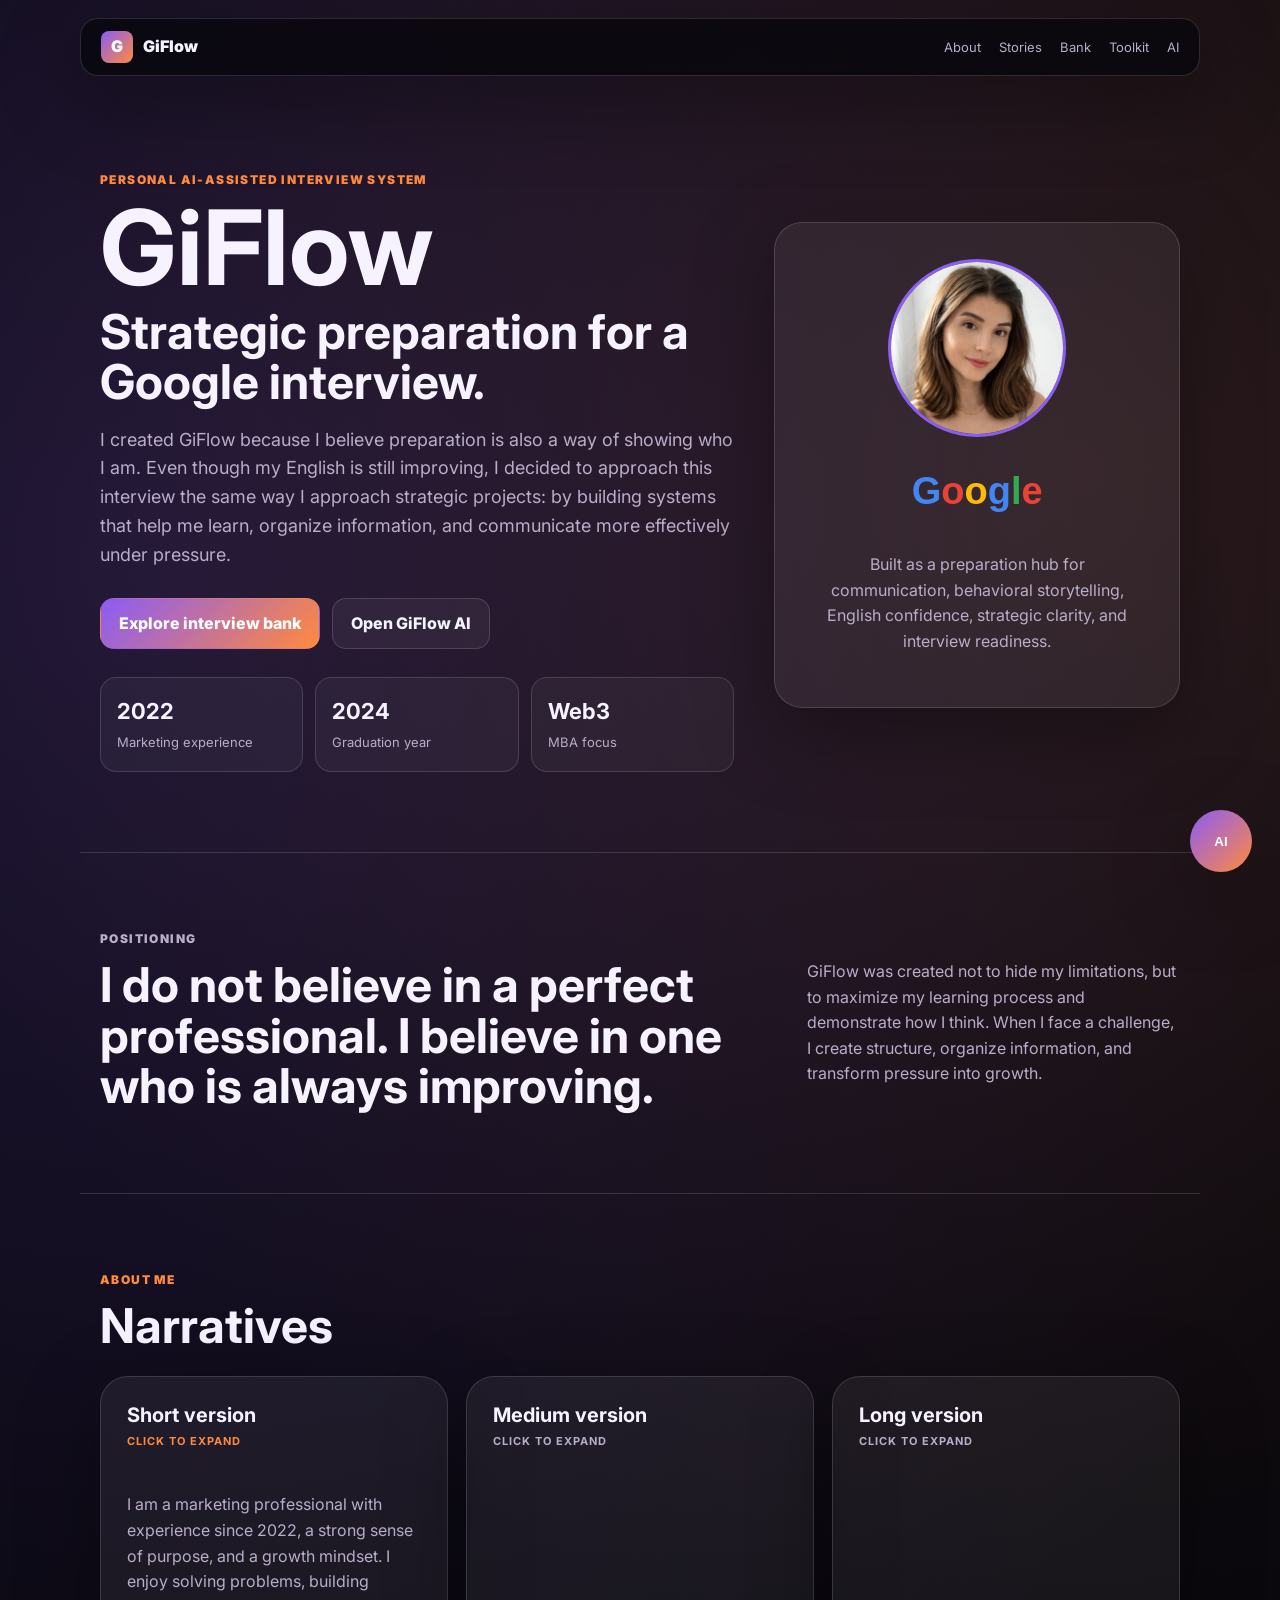
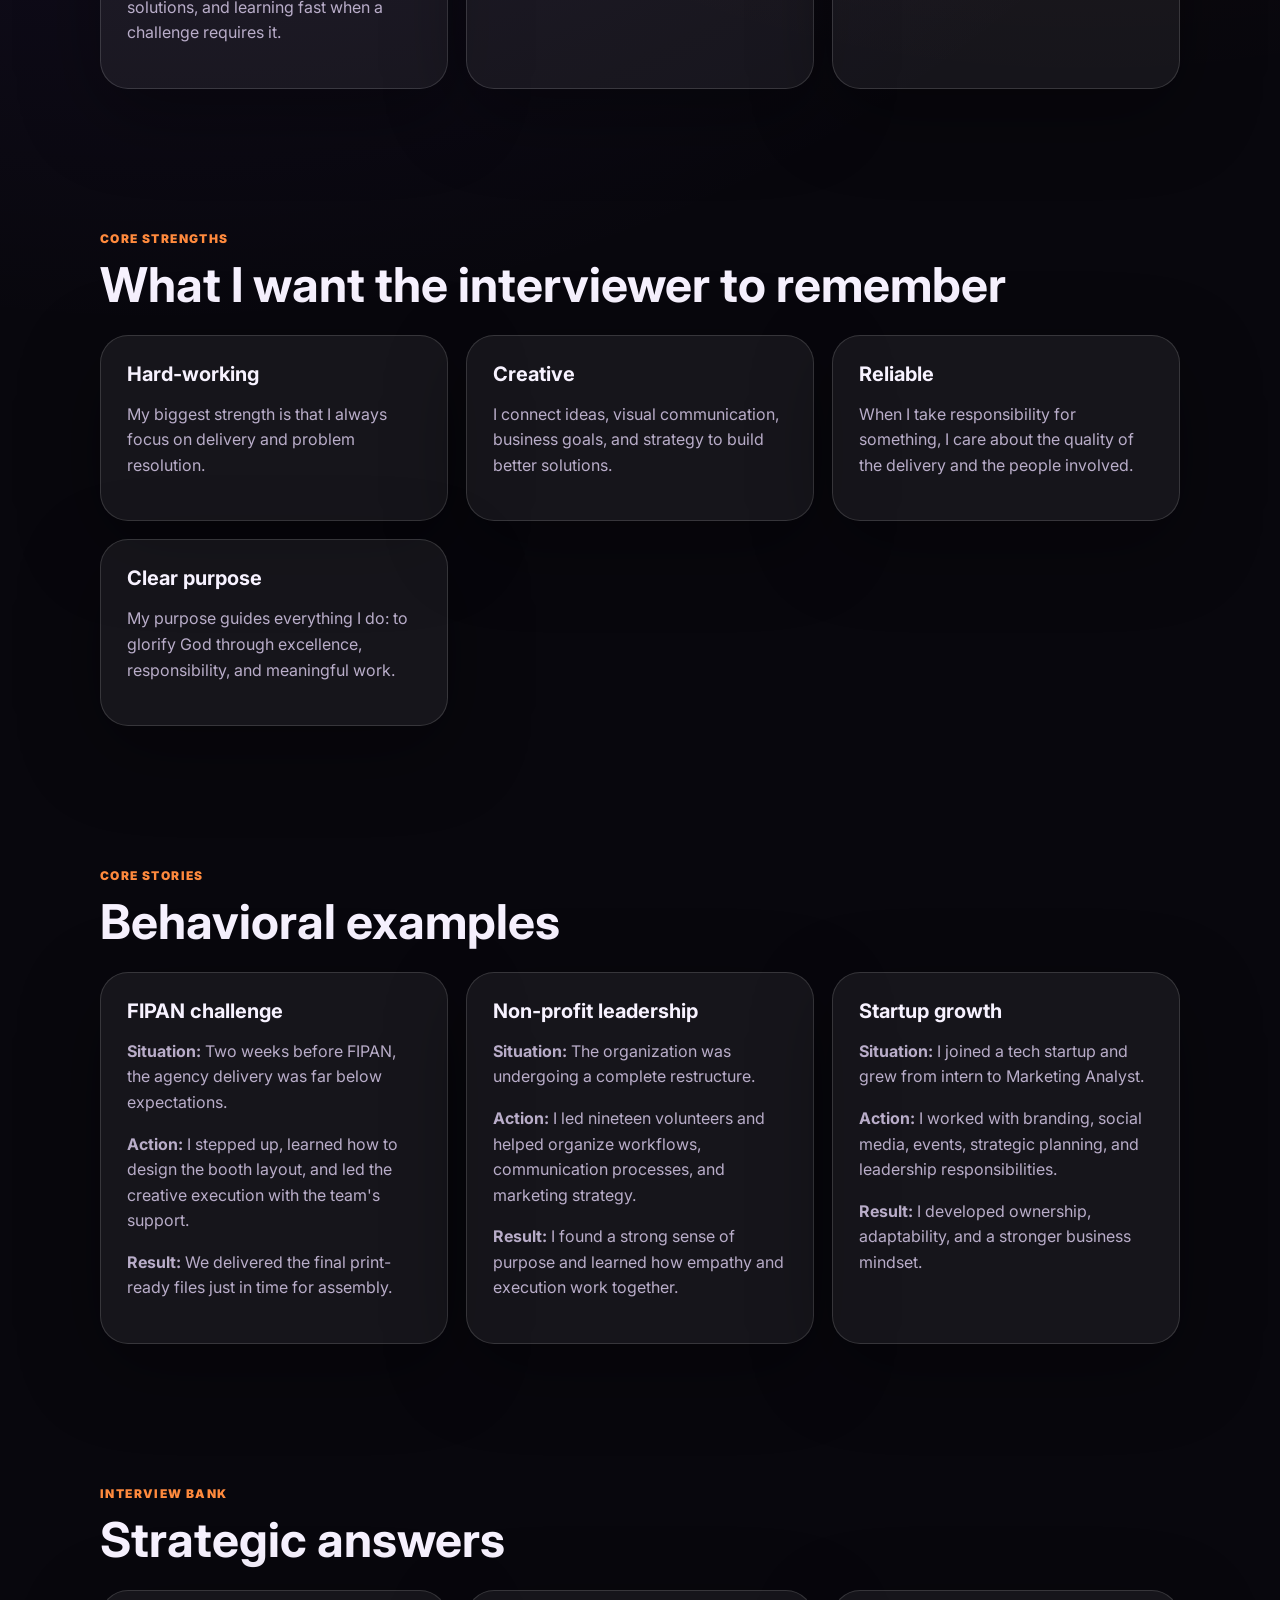
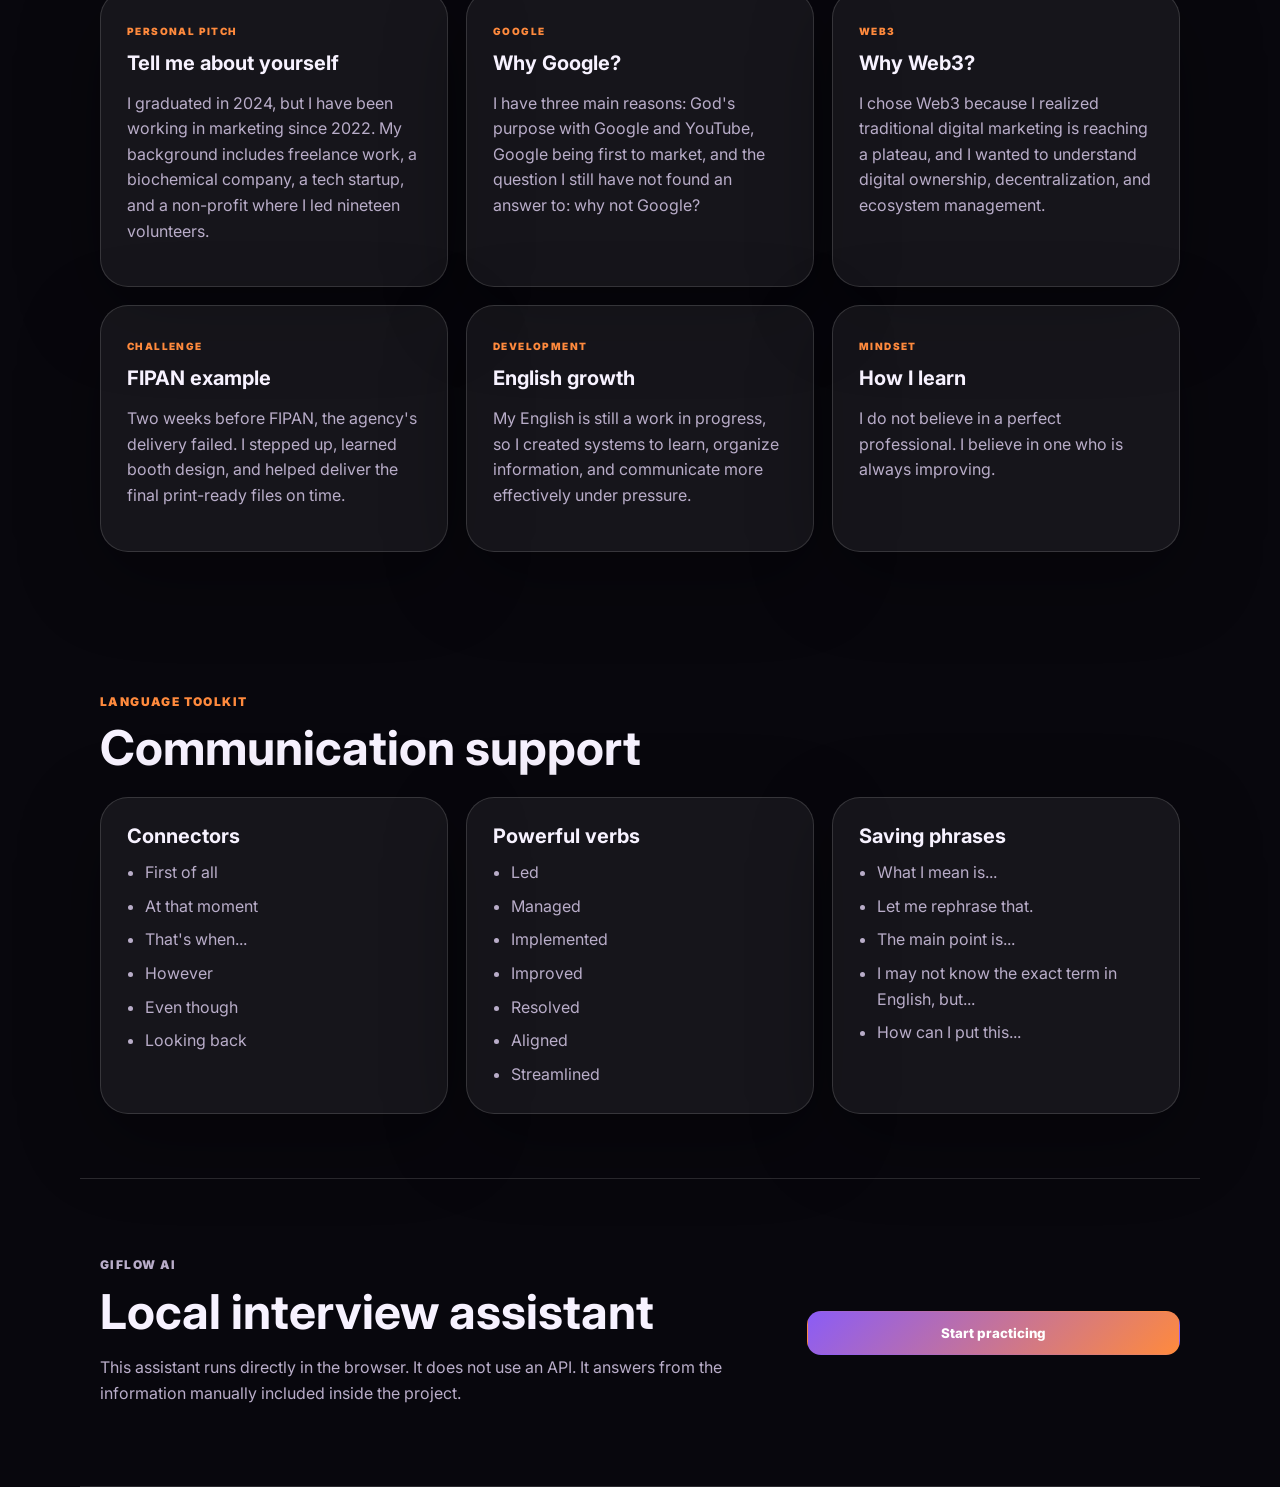
<file: index.html>
<!DOCTYPE html>
<html lang="en">
<head>
  <meta charset="UTF-8" />
  <meta name="viewport" content="width=device-width, initial-scale=1.0" />
  <title>GiFlow | AI-Assisted Google Interview Prep</title>
  <link rel="stylesheet" href="static/css/styles.css" />
  <link rel="preconnect" href="https://fonts.googleapis.com">
  <link rel="preconnect" href="https://fonts.gstatic.com" crossorigin>
  <link href="https://fonts.googleapis.com/css2?family=Inter:wght@400;600;700;800;900&display=swap" rel="stylesheet">
</head>
<body>
  <header class="topbar">
    <a class="brand" href="#home">
      <span class="brand-icon">G</span>
      <span>GiFlow</span>
    </a>

    <nav class="nav">
      <a href="#about">About</a>
      <a href="#stories">Stories</a>
      <a href="#interview-bank">Bank</a>
      <a href="#language-toolkit">Toolkit</a>
      <a href="#assistant-zone">AI</a>
    </nav>
  </header>

  <main>
    <section class="hero" id="home">
      <div class="hero-content">
        <p class="eyebrow">Personal AI-assisted interview system</p>
        <h1>GiFlow</h1>
        <h2>Strategic preparation for a Google interview.</h2>
        <p class="hero-text">
          I created GiFlow because I believe preparation is also a way of showing who I am.
          Even though my English is still improving, I decided to approach this interview the same way
          I approach strategic projects: by building systems that help me learn, organize information,
          and communicate more effectively under pressure.
        </p>

        <div class="hero-actions">
          <a href="#interview-bank" class="primary-btn">Explore interview bank</a>
          <a href="#assistant-zone" class="secondary-btn">Open GiFlow AI</a>
        </div>

        <div class="hero-metrics">
          <div>
            <strong>2022</strong>
            <span>Marketing experience</span>
          </div>
          <div>
            <strong>2024</strong>
            <span>Graduation year</span>
          </div>
          <div>
            <strong>Web3</strong>
            <span>MBA focus</span>
          </div>
        </div>
      </div>

      <aside class="hero-card">
        <div class="profile-wrapper">
          <img src="static/images/fotodeperfil.jpeg" alt="Geovana Calixto" class="profile-img" onerror="this.style.display='none'; this.parentElement.classList.add('profile-fallback');">
        </div>

        <div class="google-wordmark">
          <span class="g-blue">G</span><span class="g-red">o</span><span class="g-yellow">o</span><span class="g-blue">g</span><span class="g-green">l</span><span class="g-red">e</span>
        </div>

        <p>
          Built as a preparation hub for communication, behavioral storytelling, English confidence,
          strategic clarity, and interview readiness.
        </p>
      </aside>
    </section>

    <section class="section intro-band">
      <div>
        <p class="section-label">Positioning</p>
        <h2>I do not believe in a perfect professional. I believe in one who is always improving.</h2>
      </div>
      <p>
        GiFlow was created not to hide my limitations, but to maximize my learning process and demonstrate
        how I think. When I face a challenge, I create structure, organize information, and transform pressure
        into growth.
      </p>
    </section>

    <section class="section" id="about">
      <p class="section-label">About me</p>
      <h2>Narratives</h2>

      <div class="about-grid">
        <details class="glass-card" open>
          <summary>
            <h3>Short version</h3>
            <span class="summary-hint">Click to expand</span>
          </summary>
          <div class="details-content">
            <p>
              I am a marketing professional with experience since 2022, a strong sense of purpose,
              and a growth mindset. I enjoy solving problems, building solutions, and learning fast
              when a challenge requires it.
            </p>
          </div>
        </details>

        <details class="glass-card">
          <summary>
            <h3>Medium version</h3>
            <span class="summary-hint">Click to expand</span>
          </summary>
          <div class="details-content">
            <p>
              I graduated in 2024, but I have been working in marketing since 2022. My background includes
              freelance projects, a traditional biochemical company, a tech startup, and a non-profit organization
              where I led nineteen volunteers as Social Media Coordinator.
            </p>
            <p>
              One thing I want to bring to every conversation is my personality: how I handle situations,
              how I challenge myself, and how I create structure when things are uncertain.
            </p>
          </div>
        </details>

        <details class="glass-card">
          <summary>
            <h3>Long version</h3>
            <span class="summary-hint">Click to expand</span>
          </summary>
          <div class="details-content">
            <p>
              Thank you so much for considering me for this position. I was pleasantly surprised to receive
              the invitation, especially following my first contact with Google last year. Participating in this
              process is a very exciting opportunity for me, and I would like to take a moment to introduce myself
              in more detail.
            </p>
            <p>
              I graduated in 2024, but I have been working in marketing since 2022. I started my first marketing
              project as a freelancer, working with an engineering company through an agency in Sao Paulo, while
              the project was based in Minas Gerais. I contributed to inbound and outbound marketing, creating
              campaigns to increase visibility and engagement.
            </p>
            <p>
              After that, I gained experience in a traditional biochemical company and later joined a tech startup,
              where I grew from intern to Marketing Analyst and took on leadership responsibilities. I worked with
              branding, social media, events, and strategic planning, always aligned with business goals.
            </p>
            <p>
              Later, I re-evaluated my career and decided to work on a social project where I found a strong sense
              of purpose. As Social Media Coordinator for a non-profit, I led nineteen volunteers and helped restructure
              communication processes and marketing strategy.
            </p>
            <p>
              I see myself as someone who truly enjoys solving problems and building solutions. I do not believe in a
              perfect professional, but I do believe in one who is always improving.
            </p>
          </div>
        </details>
      </div>
    </section>

    <section class="section">
      <p class="section-label">Core strengths</p>
      <h2>What I want the interviewer to remember</h2>

      <div class="pillars-grid">
        <article class="glass-card">
          <h3>Hard-working</h3>
          <p>My biggest strength is that I always focus on delivery and problem resolution.</p>
        </article>

        <article class="glass-card">
          <h3>Creative</h3>
          <p>I connect ideas, visual communication, business goals, and strategy to build better solutions.</p>
        </article>

        <article class="glass-card">
          <h3>Reliable</h3>
          <p>When I take responsibility for something, I care about the quality of the delivery and the people involved.</p>
        </article>

        <article class="glass-card">
          <h3>Clear purpose</h3>
          <p>My purpose guides everything I do: to glorify God through excellence, responsibility, and meaningful work.</p>
        </article>
      </div>
    </section>

    <section class="section" id="stories">
      <p class="section-label">Core stories</p>
      <h2>Behavioral examples</h2>

      <div class="stories-grid">
        <article class="glass-card">
          <h3>FIPAN challenge</h3>
          <p><strong>Situation:</strong> Two weeks before FIPAN, the agency delivery was far below expectations.</p>
          <p><strong>Action:</strong> I stepped up, learned how to design the booth layout, and led the creative execution with the team's support.</p>
          <p><strong>Result:</strong> We delivered the final print-ready files just in time for assembly.</p>
        </article>

        <article class="glass-card">
          <h3>Non-profit leadership</h3>
          <p><strong>Situation:</strong> The organization was undergoing a complete restructure.</p>
          <p><strong>Action:</strong> I led nineteen volunteers and helped organize workflows, communication processes, and marketing strategy.</p>
          <p><strong>Result:</strong> I found a strong sense of purpose and learned how empathy and execution work together.</p>
        </article>

        <article class="glass-card">
          <h3>Startup growth</h3>
          <p><strong>Situation:</strong> I joined a tech startup and grew from intern to Marketing Analyst.</p>
          <p><strong>Action:</strong> I worked with branding, social media, events, strategic planning, and leadership responsibilities.</p>
          <p><strong>Result:</strong> I developed ownership, adaptability, and a stronger business mindset.</p>
        </article>
      </div>
    </section>

    <section class="section" id="interview-bank">
      <p class="section-label">Interview bank</p>
      <h2>Strategic answers</h2>

      <div class="interview-bank-grid">
        <article class="glass-card">
          <span class="tag">Personal pitch</span>
          <h3>Tell me about yourself</h3>
          <p>
            I graduated in 2024, but I have been working in marketing since 2022. My background includes freelance work,
            a biochemical company, a tech startup, and a non-profit where I led nineteen volunteers.
          </p>
        </article>

        <article class="glass-card">
          <span class="tag">Google</span>
          <h3>Why Google?</h3>
          <p>
            I have three main reasons: God's purpose with Google and YouTube, Google being first to market,
            and the question I still have not found an answer to: why not Google?
          </p>
        </article>

        <article class="glass-card">
          <span class="tag">Web3</span>
          <h3>Why Web3?</h3>
          <p>
            I chose Web3 because I realized traditional digital marketing is reaching a plateau,
            and I wanted to understand digital ownership, decentralization, and ecosystem management.
          </p>
        </article>

        <article class="glass-card">
          <span class="tag">Challenge</span>
          <h3>FIPAN example</h3>
          <p>
            Two weeks before FIPAN, the agency's delivery failed. I stepped up, learned booth design,
            and helped deliver the final print-ready files on time.
          </p>
        </article>

        <article class="glass-card">
          <span class="tag">Development</span>
          <h3>English growth</h3>
          <p>
            My English is still a work in progress, so I created systems to learn, organize information,
            and communicate more effectively under pressure.
          </p>
        </article>

        <article class="glass-card">
          <span class="tag">Mindset</span>
          <h3>How I learn</h3>
          <p>
            I do not believe in a perfect professional. I believe in one who is always improving.
          </p>
        </article>
      </div>
    </section>

    <section class="section" id="language-toolkit">
      <p class="section-label">Language toolkit</p>
      <h2>Communication support</h2>

      <div class="dictionary-grid">
        <article class="glass-card">
          <h3>Connectors</h3>
          <ul>
            <li>First of all</li>
            <li>At that moment</li>
            <li>That's when...</li>
            <li>However</li>
            <li>Even though</li>
            <li>Looking back</li>
          </ul>
        </article>

        <article class="glass-card">
          <h3>Powerful verbs</h3>
          <ul>
            <li>Led</li>
            <li>Managed</li>
            <li>Implemented</li>
            <li>Improved</li>
            <li>Resolved</li>
            <li>Aligned</li>
            <li>Streamlined</li>
          </ul>
        </article>

        <article class="glass-card">
          <h3>Saving phrases</h3>
          <ul>
            <li>What I mean is...</li>
            <li>Let me rephrase that.</li>
            <li>The main point is...</li>
            <li>I may not know the exact term in English, but...</li>
            <li>How can I put this...</li>
          </ul>
        </article>
      </div>
    </section>

    <section class="section assistant-zone" id="assistant-zone">
      <div>
        <p class="section-label">GiFlow AI</p>
        <h2>Local interview assistant</h2>
        <p>
          This assistant runs directly in the browser. It does not use an API. It answers from the information manually
          included inside the project.
        </p>
      </div>
      <button class="primary-btn" id="open-ai-inline" type="button">Start practicing</button>
    </section>
  </main>

  <div id="ai-container">
    <button id="ai-trigger" class="ai-trigger" type="button">AI</button>

    <section class="assistant hidden" id="assistant">
      <div class="assistant-header">
        <div class="assistant-avatar">G</div>
        <div class="header-info">
          <h3>GiFlow AI</h3>
          <p>Local interview prep</p>
        </div>
        <button id="close-ai" class="close-btn" type="button">&times;</button>
      </div>

      <div class="assistant-modes">
        <button class="mode-btn active" type="button" data-mode="bilingual">Bilingual</button>
        <button class="mode-btn" type="button" data-mode="english">English</button>
        <button class="mode-btn" type="button" data-mode="portuguese">Português</button>
        <button class="mode-btn" type="button" data-mode="translate">Translate</button>
      </div>

      <div class="assistant-messages" id="chat-messages">
        <div class="bot-message">
          Ready to prep. Ask me about yourself, Google, Web3, FIPAN, deadlines, strengths, weaknesses, purpose, English, or STAR stories.
        </div>
      </div>

      <form class="assistant-form" id="assistant-form">
        <input id="assistant-input" type="text" placeholder="Ask me..." autocomplete="off" />
        <button type="submit">Send</button>
      </form>
    </section>
  </div>

  <script src="static/js/app.js"></script>
</body>
</html>
</file>
<file: static/css/styles.css>
:root {
  --bg: #08070d;
  --card: rgba(255, 255, 255, 0.06);
  --card-strong: rgba(255, 255, 255, 0.11);
  --text: #f7f2ff;
  --muted: #b9adc9;
  --purple: #8b5cf6;
  --orange: #ff8a3d;
  --green: #34a853;
  --blue: #4285f4;
  --red: #ea4335;
  --yellow: #fbbc05;
  --line: rgba(255, 255, 255, 0.14);
  --shadow: 0 24px 80px rgba(0, 0, 0, 0.35);
}

* {
  box-sizing: border-box;
}

html {
  scroll-behavior: smooth;
}

body {
  margin: 0;
  font-family: "Inter", Arial, sans-serif;
  color: var(--text);
  background:
    radial-gradient(circle at 12% 12%, rgba(139, 92, 246, 0.18), transparent 32%),
    radial-gradient(circle at 85% 10%, rgba(255, 138, 61, 0.12), transparent 28%),
    var(--bg);
  line-height: 1.6;
}

a {
  color: inherit;
}

.topbar {
  position: fixed;
  top: 18px;
  left: 50%;
  transform: translateX(-50%);
  width: min(1120px, 92%);
  z-index: 1000;
  display: flex;
  justify-content: space-between;
  align-items: center;
  gap: 18px;
  padding: 12px 20px;
  border: 1px solid var(--line);
  border-radius: 18px;
  background: rgba(8, 7, 13, 0.82);
  backdrop-filter: blur(20px);
  box-shadow: var(--shadow);
}

.brand {
  display: flex;
  align-items: center;
  gap: 10px;
  font-weight: 900;
  text-decoration: none;
  white-space: nowrap;
}

.brand-icon {
  width: 32px;
  height: 32px;
  background: linear-gradient(135deg, var(--purple), var(--orange));
  border-radius: 8px;
  display: grid;
  place-items: center;
  color: white;
}

.nav {
  display: flex;
  gap: 18px;
  font-size: 13px;
}

.nav a {
  color: var(--muted);
  text-decoration: none;
}

.nav a:hover {
  color: white;
}

.hero {
  max-width: 1120px;
  margin: 0 auto;
  padding: 158px 20px 80px;
  display: grid;
  grid-template-columns: minmax(0, 1.22fr) minmax(280px, 0.78fr);
  gap: 40px;
  align-items: center;
}

.eyebrow,
.section-label,
.tag {
  color: var(--orange);
  font-weight: 900;
  font-size: 12px;
  text-transform: uppercase;
  letter-spacing: 1.4px;
}

h1,
h2,
h3,
p {
  overflow-wrap: anywhere;
}

h1 {
  font-size: clamp(56px, 9vw, 104px);
  margin: 8px 0 12px;
  line-height: 0.9;
}

h2 {
  font-size: clamp(28px, 4vw, 48px);
  line-height: 1.05;
  margin: 0 0 18px;
}

h3 {
  margin: 0 0 12px;
  font-size: 20px;
  line-height: 1.2;
}

.hero-text {
  max-width: 680px;
  color: var(--muted);
  font-size: 18px;
}

.hero-actions {
  display: flex;
  flex-wrap: wrap;
  gap: 12px;
  margin: 28px 0;
}

.primary-btn,
.secondary-btn {
  min-height: 44px;
  border-radius: 14px;
  padding: 12px 18px;
  font-weight: 800;
  text-decoration: none;
  border: 1px solid transparent;
  cursor: pointer;
  font-family: inherit;
}

.primary-btn {
  background: linear-gradient(135deg, var(--purple), var(--orange));
  color: white;
}

.secondary-btn {
  color: var(--text);
  background: rgba(255, 255, 255, 0.05);
  border-color: var(--line);
}

.hero-metrics {
  display: grid;
  grid-template-columns: repeat(3, minmax(0, 1fr));
  gap: 12px;
  max-width: 650px;
}

.hero-metrics div {
  border: 1px solid var(--line);
  border-radius: 16px;
  padding: 16px;
  background: rgba(255, 255, 255, 0.04);
}

.hero-metrics strong {
  display: block;
  font-size: 22px;
}

.hero-metrics span {
  color: var(--muted);
  font-size: 13px;
}

.hero-card,
.glass-card {
  background: var(--card);
  border: 1px solid var(--line);
  border-radius: 28px;
  box-shadow: var(--shadow);
}

.hero-card {
  padding: 36px;
  text-align: center;
  display: flex;
  flex-direction: column;
  align-items: center;
}

.hero-card p,
.glass-card p,
.intro-band p,
.assistant-zone p {
  color: var(--muted);
}

.profile-wrapper {
  width: 178px;
  height: 178px;
  border-radius: 50%;
  overflow: hidden;
  margin-bottom: 24px;
  border: 3px solid var(--purple);
  background: linear-gradient(135deg, rgba(139, 92, 246, 0.4), rgba(255, 138, 61, 0.4));
  display: grid;
  place-items: center;
}

.profile-fallback::before {
  content: "GC";
  font-weight: 900;
  font-size: 42px;
}

.profile-img {
  width: 100%;
  height: 100%;
  object-fit: cover;
}

.google-wordmark {
  font-size: 38px;
  font-weight: 800;
  margin-bottom: 14px;
  font-family: Arial, sans-serif;
}

.g-blue { color: var(--blue); }
.g-red { color: var(--red); }
.g-yellow { color: var(--yellow); }
.g-green { color: var(--green); }

.section {
  max-width: 1120px;
  margin: 0 auto;
  padding: 64px 20px;
}

.intro-band,
.assistant-zone {
  display: grid;
  grid-template-columns: minmax(0, 1fr) minmax(260px, 0.55fr);
  gap: 28px;
  align-items: center;
  border-top: 1px solid var(--line);
  border-bottom: 1px solid var(--line);
}

.about-grid,
.stories-grid,
.interview-bank-grid,
.pillars-grid,
.dictionary-grid {
  display: grid;
  gap: 18px;
  margin-top: 24px;
  grid-template-columns: repeat(3, minmax(0, 1fr));
}

.glass-card {
  padding: 26px;
  transition: transform 0.2s ease, background 0.2s ease;
}

.glass-card:hover {
  transform: translateY(-3px);
  background: var(--card-strong);
}

details.glass-card {
  padding: 0;
}

summary {
  list-style: none;
  padding: 26px;
  cursor: pointer;
  display: flex;
  flex-direction: column;
  gap: 6px;
}

summary h3 {
  margin: 0;
}

summary::-webkit-details-marker {
  display: none;
}

.summary-hint {
  color: var(--muted);
  font-size: 11px;
  font-weight: 700;
  text-transform: uppercase;
  letter-spacing: 1px;
}

details[open] .summary-hint {
  color: var(--orange);
}

.details-content {
  padding: 0 26px 26px;
}

.details-content p + p {
  margin-top: 14px;
}

.tag {
  display: inline-block;
  margin-bottom: 12px;
  font-size: 10px;
}

ul {
  margin: 0;
  padding-left: 18px;
  color: var(--muted);
}

li + li {
  margin-top: 8px;
}

.ai-trigger {
  position: fixed;
  bottom: 28px;
  right: 28px;
  width: 62px;
  height: 62px;
  background: linear-gradient(135deg, var(--purple), var(--orange));
  border-radius: 50%;
  border: none;
  cursor: pointer;
  z-index: 1100;
  color: white;
  font-weight: 900;
  box-shadow: var(--shadow);
}

.assistant {
  position: fixed;
  bottom: 100px;
  right: 28px;
  width: min(380px, calc(100vw - 32px));
  height: min(590px, calc(100vh - 130px));
  background: rgba(15, 14, 22, 0.96);
  border: 1px solid var(--line);
  border-radius: 28px;
  display: flex;
  flex-direction: column;
  z-index: 1050;
  backdrop-filter: blur(25px);
  box-shadow: var(--shadow);
  overflow: hidden;
}

.assistant.hidden {
  display: none;
}

.assistant-header {
  padding: 18px;
  border-bottom: 1px solid var(--line);
  display: flex;
  align-items: center;
  gap: 12px;
}

.assistant-avatar {
  width: 42px;
  height: 42px;
  border-radius: 50%;
  background: linear-gradient(135deg, var(--orange), var(--purple));
  display: grid;
  place-items: center;
  font-weight: 900;
}

.header-info h3,
.header-info p {
  margin: 0;
}

.header-info p {
  color: var(--muted);
  font-size: 12px;
}

.close-btn {
  margin-left: auto;
  background: none;
  border: none;
  color: var(--muted);
  font-size: 28px;
  cursor: pointer;
}

.assistant-modes {
  display: grid;
  grid-template-columns: repeat(2, 1fr);
  gap: 8px;
  padding: 12px;
  border-bottom: 1px solid var(--line);
}

.mode-btn {
  background: rgba(255, 255, 255, 0.05);
  border: 1px solid var(--line);
  color: var(--muted);
  border-radius: 12px;
  padding: 9px;
  cursor: pointer;
  font-size: 12px;
  font-weight: 800;
}

.mode-btn.active {
  background: linear-gradient(135deg, var(--purple), var(--orange));
  color: white;
  border-color: transparent;
}

.assistant-messages {
  flex: 1;
  overflow-y: auto;
  padding: 18px;
}

.bot-message,
.user-message {
  padding: 12px 14px;
  border-radius: 16px;
  margin-bottom: 12px;
  font-size: 14px;
}

.bot-message {
  background: rgba(139, 92, 246, 0.13);
  border: 1px solid rgba(139, 92, 246, 0.18);
}

.user-message {
  background: rgba(255, 138, 61, 0.14);
  border: 1px solid rgba(255, 138, 61, 0.2);
  margin-left: 28px;
}

.assistant-form {
  padding: 14px;
  display: flex;
  gap: 8px;
  border-top: 1px solid var(--line);
}

.assistant-form input {
  flex: 1;
  min-width: 0;
  background: #050507;
  border: 1px solid var(--line);
  border-radius: 12px;
  color: white;
  padding: 11px;
  outline: none;
  font-family: inherit;
}

.assistant-form button {
  background: var(--purple);
  border: none;
  border-radius: 12px;
  color: white;
  padding: 10px 14px;
  cursor: pointer;
  font-weight: 900;
  font-family: inherit;
}

@media (max-width: 900px) {
  .nav {
    display: none;
  }

  .hero,
  .intro-band,
  .assistant-zone {
    grid-template-columns: 1fr;
  }

  .hero {
    padding-top: 130px;
    text-align: center;
  }

  .hero-actions {
    justify-content: center;
  }

  .hero-metrics,
  .about-grid,
  .stories-grid,
  .interview-bank-grid,
  .pillars-grid,
  .dictionary-grid {
    grid-template-columns: 1fr;
  }

  .assistant {
    right: 16px;
    bottom: 92px;
  }

  .ai-trigger {
    right: 18px;
    bottom: 18px;
  }
}
</file>
